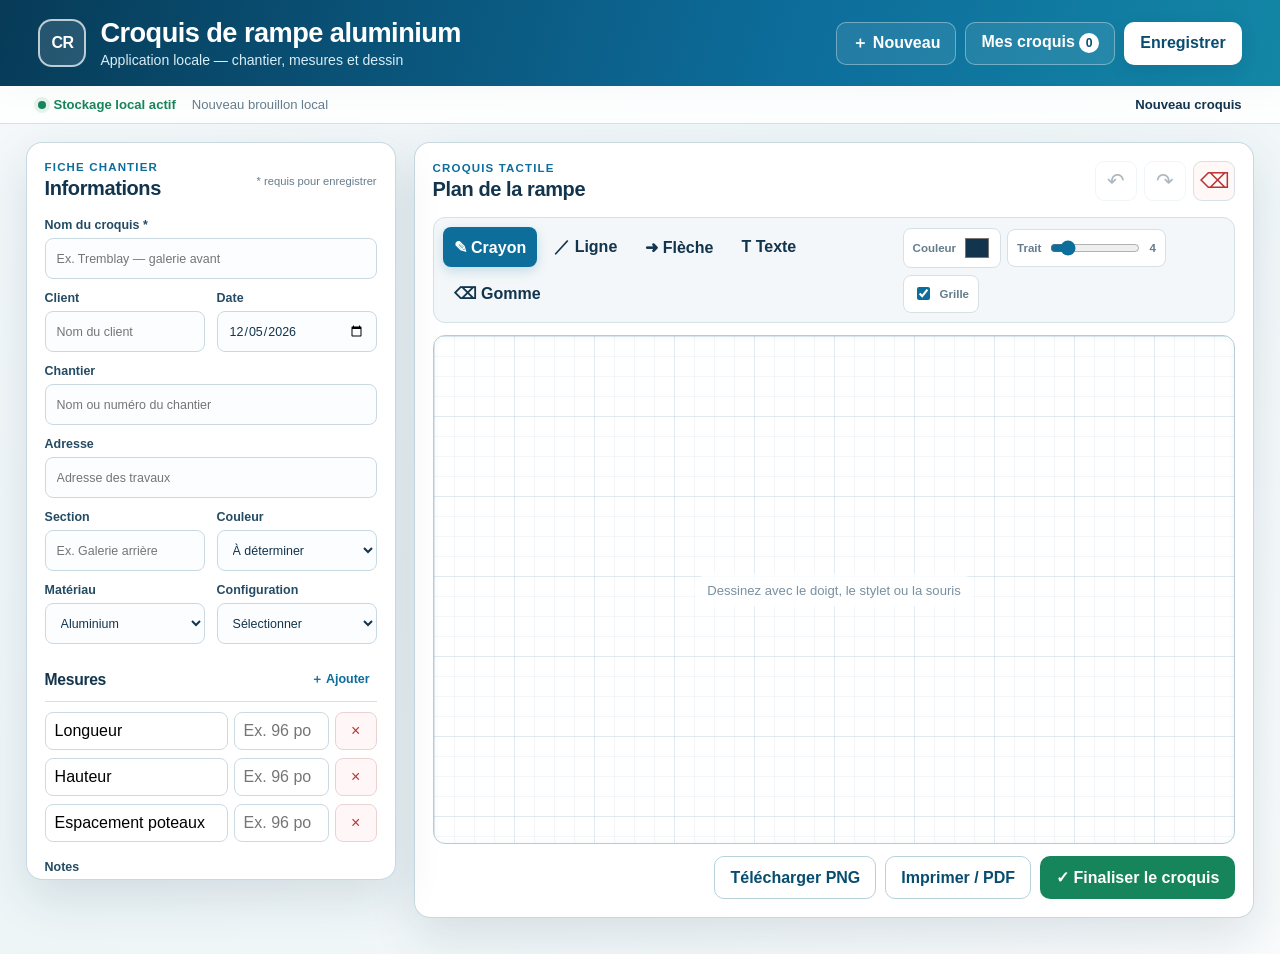
<file: index.html>
<!doctype html>
<html lang="fr-CA">
<head>
  <meta charset="utf-8">
  <meta name="viewport" content="width=device-width, initial-scale=1, viewport-fit=cover">
  <meta name="theme-color" content="#0d5b87">
  <meta name="description" content="Créer, enregistrer et rouvrir des croquis de rampes en aluminium, même hors ligne.">
  <meta name="apple-mobile-web-app-capable" content="yes">
  <meta name="apple-mobile-web-app-status-bar-style" content="default">
  <meta name="apple-mobile-web-app-title" content="Croquis rampe">
  <link rel="manifest" href="manifest.webmanifest">
  <link rel="apple-touch-icon" href="icons/icon-192.png">
  <link rel="icon" href="icons/icon-192.png">
  <link rel="stylesheet" href="styles.css">
  <title>Croquis de rampe aluminium</title>
</head>
<body>
  <a class="skip-link" href="#workspace">Aller au croquis</a>
  <header class="app-header">
    <div class="brand">
      <div class="brand-mark" aria-hidden="true">CR</div>
      <div>
        <h1>Croquis de rampe aluminium</h1>
        <p class="subtitle">Application locale — chantier, mesures et dessin</p>
      </div>
    </div>
    <div class="header-actions">
      <button id="newBtn" class="button ghost" type="button">＋ Nouveau</button>
      <button id="libraryBtn" class="button ghost" type="button">Mes croquis <span id="sketchCount" class="count-badge">0</span></button>
      <button id="saveBtn" class="button primary" type="button">Enregistrer</button>
    </div>
  </header>

  <div class="status-bar" role="status" aria-live="polite">
    <span id="storageIndicator" class="status-pill"><span class="status-dot"></span> Initialisation…</span>
    <span id="saveStatus">Brouillon local</span>
    <span id="currentSketchLabel" class="current-sketch">Nouveau croquis</span>
  </div>

  <main id="workspace" class="app-shell">
    <section id="editView" class="edit-view">
      <aside class="details-panel" aria-label="Informations du projet">
        <div class="panel-heading">
          <div>
            <p class="eyebrow">Fiche chantier</p>
            <h2>Informations</h2>
          </div>
          <span class="required-note">* requis pour enregistrer</span>
        </div>

        <div class="form-grid">
          <label class="field full">
            <span>Nom du croquis *</span>
            <input id="title" name="title" autocomplete="off" placeholder="Ex. Tremblay — galerie avant">
          </label>
          <label class="field">
            <span>Client</span>
            <input id="client" name="client" autocomplete="name" placeholder="Nom du client">
          </label>
          <label class="field">
            <span>Date</span>
            <input id="projectDate" name="projectDate" type="date">
          </label>
          <label class="field full">
            <span>Chantier</span>
            <input id="jobsite" name="jobsite" autocomplete="organization" placeholder="Nom ou numéro du chantier">
          </label>
          <label class="field full">
            <span>Adresse</span>
            <input id="address" name="address" autocomplete="street-address" placeholder="Adresse des travaux">
          </label>
          <label class="field">
            <span>Section</span>
            <input id="section" name="section" placeholder="Ex. Galerie arrière">
          </label>
          <label class="field">
            <span>Couleur</span>
            <select id="railingColor" name="railingColor">
              <option value="">À déterminer</option>
              <option>Noir</option><option>Blanc</option><option>Brun</option><option>Gris</option><option>Autre</option>
            </select>
          </label>
          <label class="field">
            <span>Matériau</span>
            <select id="material" name="material">
              <option>Aluminium</option><option>Verre et aluminium</option><option>Autre</option>
            </select>
          </label>
          <label class="field">
            <span>Configuration</span>
            <select id="configuration" name="configuration">
              <option value="">Sélectionner</option><option>Droite</option><option>En L</option><option>En U</option><option>Escalier</option><option>Sur mesure</option>
            </select>
          </label>
        </div>

        <div class="subsection-heading">
          <h3>Mesures</h3>
          <button id="addMeasurementBtn" class="text-button" type="button">＋ Ajouter</button>
        </div>
        <div id="measurements" class="measurement-list" aria-label="Liste des mesures"></div>

        <label class="field full notes-field">
          <span>Notes</span>
          <textarea id="notes" name="notes" rows="4" placeholder="Détails de pose, obstacles, accès, matériel requis…"></textarea>
        </label>
      </aside>

      <section class="drawing-panel" aria-label="Zone de dessin">
        <div class="drawing-header">
          <div>
            <p class="eyebrow">Croquis tactile</p>
            <h2>Plan de la rampe</h2>
          </div>
          <div class="drawing-actions">
            <button id="undoBtn" class="icon-button" type="button" title="Annuler" aria-label="Annuler" disabled>↶</button>
            <button id="redoBtn" class="icon-button" type="button" title="Rétablir" aria-label="Rétablir" disabled>↷</button>
            <button id="clearBtn" class="icon-button danger-soft" type="button" title="Effacer le dessin" aria-label="Effacer le dessin">⌫</button>
          </div>
        </div>

        <div class="toolbar" role="toolbar" aria-label="Outils de dessin">
          <div class="tool-group" aria-label="Type d’outil">
            <button class="tool active" data-tool="pen" type="button" aria-pressed="true">✎ <span>Crayon</span></button>
            <button class="tool" data-tool="line" type="button" aria-pressed="false">／ <span>Ligne</span></button>
            <button class="tool" data-tool="arrow" type="button" aria-pressed="false">➜ <span>Flèche</span></button>
            <button class="tool" data-tool="text" type="button" aria-pressed="false">T <span>Texte</span></button>
            <button class="tool" data-tool="eraser" type="button" aria-pressed="false">⌫ <span>Gomme</span></button>
          </div>
          <div class="tool-options">
            <label class="compact-field">Couleur <input id="strokeColor" type="color" value="#12344d" aria-label="Couleur du trait"></label>
            <label class="compact-field">Trait <input id="strokeWidth" type="range" min="2" max="18" value="4" aria-label="Épaisseur du trait"><output id="strokeWidthOutput">4</output></label>
            <label class="switch"><input id="gridToggle" type="checkbox" checked><span>Grille</span></label>
          </div>
        </div>

        <div id="canvasFrame" class="canvas-frame grid-visible">
          <canvas id="drawingCanvas" width="1200" height="760" aria-label="Surface de dessin de la rampe"></canvas>
          <p id="canvasHint" class="canvas-hint">Dessinez avec le doigt, le stylet ou la souris</p>
        </div>

        <div class="bottom-actions">
          <button id="downloadPngBtn" class="button secondary" type="button">Télécharger PNG</button>
          <button id="printBtn" class="button secondary" type="button">Imprimer / PDF</button>
          <button id="finalizeBtn" class="button success" type="button">✓ Finaliser le croquis</button>
        </div>
      </section>
    </section>

    <section id="finalView" class="final-view" hidden aria-label="Aperçu final du croquis">
      <div class="final-topbar">
        <button id="backToEditBtn" class="button ghost dark-text" type="button">← Retour au croquis</button>
        <div>
          <p class="eyebrow">Document final</p>
          <h2 id="finalTitle">Croquis de rampe</h2>
        </div>
        <div class="final-buttons">
          <button id="finalSaveBtn" class="button primary" type="button">Enregistrer</button>
          <button id="finalPrintBtn" class="button success" type="button">Imprimer / PDF</button>
        </div>
      </div>
      <article id="printSheet" class="print-sheet">
        <header class="print-header">
          <div><span class="print-logo">CR</span><strong>Croquis de rampe aluminium</strong></div>
          <div id="finalDate"></div>
        </header>
        <div id="finalDetails" class="final-details"></div>
        <div class="final-drawing"><img id="finalImage" alt="Croquis final de la rampe"></div>
        <div id="finalMeasurements" class="final-measurements"></div>
        <div id="finalNotes" class="final-notes"></div>
        <footer>Document généré localement — les données demeurent sur cet appareil.</footer>
      </article>
    </section>
  </main>

  <dialog id="libraryDialog" class="library-dialog">
    <form method="dialog" class="dialog-shell">
      <header class="dialog-header">
        <div><p class="eyebrow">Sauvegarde locale</p><h2>Mes croquis</h2></div>
        <button class="dialog-close" value="cancel" aria-label="Fermer">×</button>
      </header>
      <div class="library-tools">
        <label class="search-field"><span aria-hidden="true">⌕</span><input id="librarySearch" type="search" placeholder="Rechercher client, chantier, section…" aria-label="Rechercher dans les croquis"></label>
        <select id="librarySort" aria-label="Trier les croquis"><option value="updated-desc">Modifiés récemment</option><option value="updated-asc">Plus anciens</option><option value="title-asc">Nom A–Z</option></select>
      </div>
      <div id="libraryList" class="library-list"></div>
      <div id="emptyLibrary" class="empty-state" hidden><div class="empty-icon">▱</div><h3>Aucun croquis enregistré</h3><p>Enregistrez votre premier croquis; il apparaîtra ici.</p></div>
      <footer class="dialog-footer">
        <div>
          <button id="exportBackupBtn" class="button secondary" type="button">Exporter une sauvegarde</button>
          <button id="importBackupBtn" class="button secondary" type="button">Importer</button>
          <input id="importBackupInput" type="file" accept="application/json,.json" hidden>
        </div>
        <p id="libraryStorageNote">Stockage sur cet appareil seulement</p>
      </footer>
    </form>
  </dialog>

  <dialog id="saveDialog" class="small-dialog">
    <form id="saveForm" method="dialog" class="dialog-shell">
      <header class="dialog-header"><div><p class="eyebrow">Sauvegarde locale</p><h2>Enregistrer le croquis</h2></div><button id="cancelSaveTop" class="dialog-close" type="button" aria-label="Fermer">×</button></header>
      <div class="dialog-body">
        <label class="field full"><span>Nom du croquis *</span><input id="saveTitle" required autocomplete="off"></label>
        <p class="helper-text">Le dessin, les mesures et tous les renseignements seront conservés sur cet appareil.</p>
      </div>
      <footer class="dialog-footer end"><button id="cancelSaveBtn" class="button ghost dark-text" type="button">Annuler</button><button id="confirmSaveBtn" class="button primary" type="submit">Enregistrer</button></footer>
    </form>
  </dialog>

  <dialog id="textDialog" class="small-dialog">
    <form id="textForm" method="dialog" class="dialog-shell">
      <header class="dialog-header"><div><p class="eyebrow">Annotation</p><h2>Ajouter du texte</h2></div><button id="cancelTextTop" class="dialog-close" type="button" aria-label="Fermer">×</button></header>
      <div class="dialog-body"><label class="field full"><span>Texte</span><input id="canvasText" required maxlength="120" placeholder="Ex. 96 po"></label></div>
      <footer class="dialog-footer end"><button id="cancelTextBtn" class="button ghost dark-text" type="button">Annuler</button><button class="button primary" type="submit">Ajouter</button></footer>
    </form>
  </dialog>

  <div id="toastRegion" class="toast-region" aria-live="polite" aria-atomic="true"></div>
  <script src="storage.js" defer></script>
  <script src="app.js" defer></script>
</body>
</html>
</file>
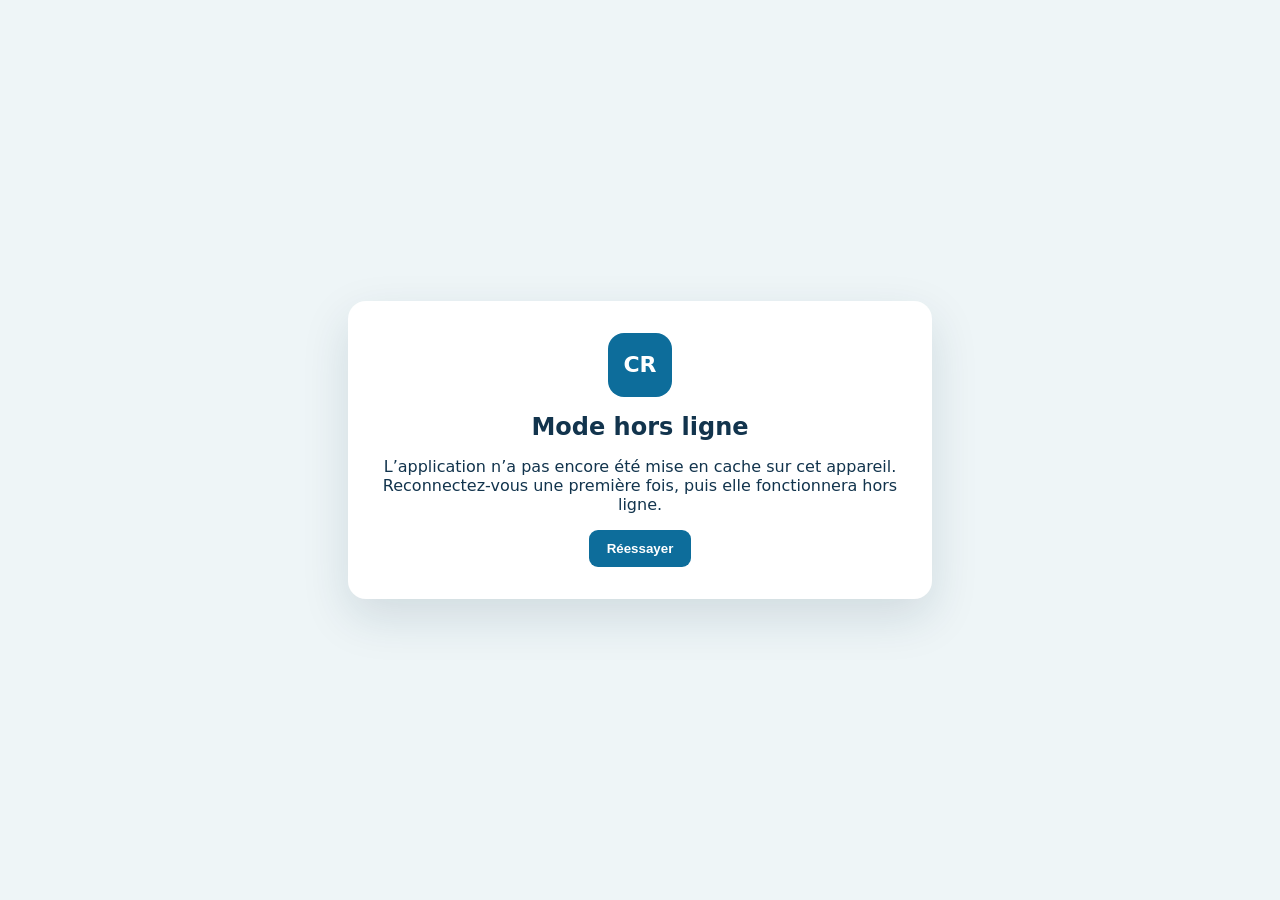
<file: offline.html>
<!doctype html><html lang="fr-CA"><head><meta charset="utf-8"><meta name="viewport" content="width=device-width,initial-scale=1"><meta name="theme-color" content="#0d5b87"><title>Mode hors ligne — Croquis de rampe</title><style>body{margin:0;min-height:100vh;display:grid;place-items:center;padding:24px;box-sizing:border-box;color:#12344d;background:#eef5f7;font:16px system-ui,sans-serif}.card{max-width:520px;padding:32px;border-radius:18px;background:#fff;box-shadow:0 18px 48px #12344d22;text-align:center}.mark{display:grid;place-items:center;width:64px;height:64px;margin:auto;border-radius:16px;color:#fff;background:#0d6d9b;font-weight:800;font-size:22px}h1{font-size:1.5rem}button{padding:11px 18px;border:0;border-radius:9px;color:#fff;background:#0d6d9b;font-weight:700}</style></head><body><main class="card"><div class="mark">CR</div><h1>Mode hors ligne</h1><p>L’application n’a pas encore été mise en cache sur cet appareil. Reconnectez-vous une première fois, puis elle fonctionnera hors ligne.</p><button onclick="location.reload()">Réessayer</button></main></body></html>
</file>
<file: styles.css>
:root {
  --ink: #12344d;
  --ink-2: #244b64;
  --muted: #657c8c;
  --primary: #0d6d9b;
  --primary-dark: #084d70;
  --primary-soft: #e9f5fa;
  --success: #16855b;
  --danger: #b73535;
  --warm: #f39a3b;
  --paper: #ffffff;
  --surface: #f3f7f9;
  --line: #d5e1e7;
  --shadow: 0 18px 48px rgba(14, 48, 70, .12);
  --radius: 16px;
  color-scheme: light;
  font-family: Inter, ui-sans-serif, -apple-system, BlinkMacSystemFont, "Segoe UI", sans-serif;
}
* { box-sizing: border-box; }
[hidden] { display: none !important; }
html { min-height: 100%; background: var(--surface); }
body { min-height: 100vh; margin: 0; color: var(--ink); background: linear-gradient(135deg, #f4f8fa 0%, #edf5f7 45%, #f9fbfc 100%); }
button, input, select, textarea { font: inherit; }
button { touch-action: manipulation; }
button:focus-visible, input:focus-visible, select:focus-visible, textarea:focus-visible { outline: 3px solid rgba(13, 109, 155, .25); outline-offset: 2px; }
.skip-link { position: fixed; top: 8px; left: 8px; z-index: 100; transform: translateY(-150%); padding: 10px 14px; border-radius: 8px; color: #fff; background: var(--primary-dark); }
.skip-link:focus { transform: none; }

.app-header { min-height: 86px; padding: 16px clamp(18px, 3vw, 42px); display: flex; align-items: center; justify-content: space-between; gap: 24px; color: #fff; background: linear-gradient(105deg, #073b58, #0d6d9b 62%, #1386a5); box-shadow: 0 6px 24px rgba(5, 44, 68, .2); }
.brand { display: flex; align-items: center; gap: 14px; }
.brand-mark, .print-logo { display: inline-grid; place-items: center; width: 48px; height: 48px; border: 2px solid rgba(255,255,255,.7); border-radius: 14px; background: rgba(255,255,255,.12); font-weight: 850; letter-spacing: -.04em; }
.brand h1 { margin: 0; font-size: clamp(1.22rem, 2.2vw, 1.7rem); line-height: 1.1; letter-spacing: -.02em; }
.subtitle { margin: 5px 0 0; color: #d9edf5; font-size: .88rem; }
.header-actions { display: flex; flex-wrap: wrap; justify-content: flex-end; gap: 9px; }
.button { min-height: 43px; padding: 9px 15px; border: 1px solid transparent; border-radius: 10px; font-weight: 720; cursor: pointer; transition: transform .12s, background .15s, border-color .15s, box-shadow .15s; }
.button:hover { transform: translateY(-1px); }
.button.primary { color: #fff; background: var(--primary); box-shadow: 0 5px 16px rgba(5, 70, 106, .18); }
.app-header .button.primary { color: var(--primary-dark); background: #fff; }
.button.ghost { color: #fff; border-color: rgba(255,255,255,.35); background: rgba(255,255,255,.09); }
.button.ghost:hover { background: rgba(255,255,255,.17); }
.button.secondary { color: var(--primary-dark); border-color: #b8d1dc; background: #fff; }
.button.success { color: #fff; background: var(--success); }
.dark-text { color: var(--ink) !important; border-color: var(--line) !important; background: #fff !important; }
.count-badge { display: inline-grid; min-width: 20px; height: 20px; place-items: center; padding: 0 5px; border-radius: 999px; color: var(--primary-dark); background: #fff; font-size: .76rem; }

.status-bar { min-height: 38px; padding: 7px clamp(18px, 3vw, 42px); display: flex; align-items: center; gap: 16px; border-bottom: 1px solid var(--line); color: var(--muted); background: rgba(255,255,255,.88); font-size: .82rem; }
.status-pill { display: inline-flex; align-items: center; gap: 7px; color: var(--success); font-weight: 700; }
.status-dot { width: 8px; height: 8px; border-radius: 50%; background: currentColor; box-shadow: 0 0 0 4px rgba(22, 133, 91, .1); }
.status-pill.warning { color: #976319; }
.current-sketch { margin-left: auto; color: var(--ink); font-weight: 700; overflow: hidden; text-overflow: ellipsis; white-space: nowrap; }

.app-shell { width: min(1780px, 100%); margin: 0 auto; padding: 18px clamp(12px, 2vw, 28px) 36px; }
.edit-view { display: grid; grid-template-columns: minmax(290px, 370px) minmax(0, 1fr); gap: 18px; align-items: start; }
.details-panel, .drawing-panel { border: 1px solid rgba(190, 210, 220, .85); border-radius: var(--radius); background: rgba(255,255,255,.96); box-shadow: var(--shadow); }
.details-panel { max-height: calc(100vh - 162px); padding: 18px; overflow: auto; position: sticky; top: 12px; }
.drawing-panel { padding: 18px; }
.panel-heading, .drawing-header, .subsection-heading { display: flex; align-items: center; justify-content: space-between; gap: 14px; }
h2, h3 { margin: 0; letter-spacing: -.02em; }
h2 { font-size: 1.25rem; }
h3 { font-size: .98rem; }
.eyebrow { margin: 0 0 4px; color: var(--primary); font-size: .72rem; font-weight: 850; letter-spacing: .1em; text-transform: uppercase; }
.required-note { color: var(--muted); font-size: .7rem; text-align: right; }
.form-grid { display: grid; grid-template-columns: 1fr 1fr; gap: 12px; margin-top: 18px; }
.field { display: flex; flex-direction: column; gap: 6px; color: var(--ink-2); font-size: .78rem; font-weight: 720; }
.field.full { grid-column: 1 / -1; }
.field input, .field select, .field textarea, .search-field input, .library-tools select { width: 100%; min-height: 41px; padding: 9px 11px; border: 1px solid #c9d9e1; border-radius: 8px; color: var(--ink); background: #fbfdfe; font-weight: 500; }
.field textarea { resize: vertical; line-height: 1.45; }
.field input:focus, .field select:focus, .field textarea:focus { border-color: var(--primary); background: #fff; }
.subsection-heading { margin: 22px 0 10px; padding-bottom: 8px; border-bottom: 1px solid var(--line); }
.text-button { padding: 5px 7px; border: 0; color: var(--primary); background: transparent; font-size: .78rem; font-weight: 800; cursor: pointer; }
.measurement-list { display: grid; gap: 8px; }
.measurement-row { display: grid; grid-template-columns: minmax(90px, 1fr) 95px 42px; gap: 6px; }
.measurement-row input { min-width: 0; height: 38px; padding: 7px 9px; border: 1px solid #cbd9e0; border-radius: 8px; }
.remove-measurement { border: 1px solid #ead2d2; border-radius: 8px; color: var(--danger); background: #fff7f7; cursor: pointer; }
.notes-field { margin-top: 18px; }

.drawing-actions { display: flex; gap: 7px; }
.icon-button { width: 42px; height: 40px; border: 1px solid var(--line); border-radius: 9px; color: var(--ink); background: #fff; font-size: 1.3rem; cursor: pointer; }
.icon-button:disabled { opacity: .35; cursor: not-allowed; }
.danger-soft { color: var(--danger); background: #fff8f7; }
.toolbar { margin: 16px 0 12px; padding: 9px; display: flex; justify-content: space-between; gap: 12px; border: 1px solid var(--line); border-radius: 12px; background: var(--surface); }
.tool-group, .tool-options { display: flex; flex-wrap: wrap; align-items: center; gap: 6px; }
.tool { min-height: 40px; padding: 7px 10px; border: 1px solid transparent; border-radius: 8px; color: var(--ink); background: transparent; font-weight: 700; cursor: pointer; }
.tool:hover { background: #fff; }
.tool.active { color: #fff; background: var(--primary); box-shadow: 0 4px 12px rgba(13, 109, 155, .2); }
.compact-field, .switch { min-height: 38px; padding: 5px 9px; display: flex; align-items: center; gap: 7px; border: 1px solid var(--line); border-radius: 8px; background: #fff; color: var(--muted); font-size: .72rem; font-weight: 750; }
.compact-field input[type=color] { width: 28px; height: 28px; padding: 0; border: 0; background: transparent; }
.compact-field input[type=range] { width: 90px; accent-color: var(--primary); }
.switch input { accent-color: var(--primary); }
.canvas-frame { position: relative; width: 100%; overflow: hidden; border: 1px solid #b8cbd4; border-radius: 12px; background-color: #fff; box-shadow: inset 0 1px 6px rgba(26, 61, 82, .06); }
.canvas-frame.grid-visible { background-image: linear-gradient(rgba(60, 125, 154, .1) 1px, transparent 1px), linear-gradient(90deg, rgba(60, 125, 154, .1) 1px, transparent 1px), linear-gradient(rgba(60, 125, 154, .06) 1px, transparent 1px), linear-gradient(90deg, rgba(60, 125, 154, .06) 1px, transparent 1px); background-size: 80px 80px, 80px 80px, 20px 20px, 20px 20px; }
#drawingCanvas { display: block; width: 100%; height: auto; aspect-ratio: 1200 / 760; cursor: crosshair; touch-action: none; }
.canvas-hint { position: absolute; inset: 50% auto auto 50%; transform: translate(-50%, -50%); margin: 0; padding: 9px 13px; border-radius: 999px; color: #78909f; background: rgba(255,255,255,.8); pointer-events: none; font-size: .82rem; }
.canvas-frame.has-drawing .canvas-hint { display: none; }
.bottom-actions { display: flex; justify-content: flex-end; gap: 9px; flex-wrap: wrap; margin-top: 12px; }

.final-view { max-width: 1180px; margin: 0 auto; }
.final-topbar { display: grid; grid-template-columns: 1fr auto 1fr; align-items: center; gap: 16px; margin-bottom: 16px; }
.final-topbar > div:nth-child(2) { text-align: center; }
.final-buttons { display: flex; justify-content: flex-end; gap: 8px; }
.print-sheet { padding: 36px; border: 1px solid var(--line); border-radius: 12px; background: #fff; box-shadow: var(--shadow); }
.print-header { display: flex; justify-content: space-between; align-items: center; padding-bottom: 16px; border-bottom: 3px solid var(--primary); }
.print-header > div:first-child { display: flex; align-items: center; gap: 12px; font-size: 1.15rem; }
.print-logo { width: 40px; height: 40px; color: #fff; border: 0; border-radius: 9px; background: var(--primary); }
.final-details { display: grid; grid-template-columns: repeat(4, 1fr); gap: 10px; margin: 18px 0; }
.detail-cell { min-height: 55px; padding: 9px 11px; border: 1px solid var(--line); border-radius: 8px; }
.detail-cell span { display: block; margin-bottom: 4px; color: var(--muted); font-size: .67rem; font-weight: 800; text-transform: uppercase; }
.final-drawing { display: grid; place-items: center; min-height: 420px; border: 1px solid #aebfc7; background-image: linear-gradient(rgba(60,125,154,.07) 1px, transparent 1px), linear-gradient(90deg, rgba(60,125,154,.07) 1px, transparent 1px); background-size: 20px 20px; }
.final-drawing img { display: block; max-width: 100%; max-height: 600px; }
.final-measurements { display: flex; flex-wrap: wrap; gap: 8px; margin-top: 15px; }
.measure-chip { padding: 7px 10px; border-radius: 7px; color: var(--ink); background: var(--primary-soft); font-size: .82rem; }
.final-notes { margin-top: 14px; padding: 12px; border-left: 4px solid var(--warm); background: #fffaf3; white-space: pre-wrap; }
.print-sheet footer { margin-top: 22px; padding-top: 10px; border-top: 1px solid var(--line); color: var(--muted); font-size: .72rem; text-align: center; }

::backdrop { background: rgba(5, 31, 47, .58); backdrop-filter: blur(4px); }
dialog { border: 0; padding: 0; color: var(--ink); background: transparent; }
.library-dialog { width: min(920px, calc(100% - 24px)); max-height: min(780px, calc(100vh - 24px)); }
.small-dialog { width: min(500px, calc(100% - 24px)); }
.dialog-shell { display: flex; flex-direction: column; max-height: inherit; border-radius: 17px; overflow: hidden; background: #fff; box-shadow: 0 28px 80px rgba(4, 31, 47, .3); }
.dialog-header { padding: 18px 22px; display: flex; align-items: center; justify-content: space-between; border-bottom: 1px solid var(--line); }
.dialog-close { width: 38px; height: 38px; border: 0; border-radius: 50%; color: var(--muted); background: var(--surface); font-size: 1.6rem; cursor: pointer; }
.library-tools { padding: 14px 22px; display: grid; grid-template-columns: 1fr auto; gap: 10px; background: var(--surface); }
.search-field { display: flex; align-items: center; gap: 7px; padding-left: 10px; border: 1px solid var(--line); border-radius: 9px; background: #fff; }
.search-field input { border: 0; background: transparent; }
.library-tools select { min-width: 175px; }
.library-list { min-height: 160px; padding: 15px 22px 22px; display: grid; gap: 10px; overflow: auto; }
.sketch-card { display: grid; grid-template-columns: 126px 1fr auto; gap: 14px; align-items: center; padding: 11px; border: 1px solid var(--line); border-radius: 12px; background: #fff; transition: border-color .15s, box-shadow .15s; }
.sketch-card:hover { border-color: #8eb7c8; box-shadow: 0 5px 18px rgba(18, 52, 77, .08); }
.sketch-thumbnail { width: 126px; height: 80px; object-fit: contain; border: 1px solid var(--line); border-radius: 7px; background: #fafcfd; }
.sketch-info { min-width: 0; }
.sketch-info h3 { margin-bottom: 5px; overflow: hidden; text-overflow: ellipsis; white-space: nowrap; }
.sketch-meta { display: flex; flex-wrap: wrap; gap: 5px 12px; color: var(--muted); font-size: .76rem; }
.sketch-actions { display: flex; gap: 6px; }
.card-button { min-height: 36px; padding: 7px 10px; border: 1px solid var(--line); border-radius: 8px; color: var(--primary-dark); background: #fff; font-size: .78rem; font-weight: 750; cursor: pointer; }
.card-button.open { color: #fff; border-color: var(--primary); background: var(--primary); }
.card-button.delete { color: var(--danger); }
.empty-state { padding: 50px 20px; color: var(--muted); text-align: center; }
.empty-state h3 { color: var(--ink); }
.empty-icon { font-size: 3rem; }
.dialog-body { padding: 22px; }
.helper-text { margin: 15px 0 0; color: var(--muted); font-size: .8rem; line-height: 1.5; }
.dialog-footer { padding: 13px 22px; display: flex; align-items: center; justify-content: space-between; gap: 14px; border-top: 1px solid var(--line); background: #fafcfd; }
.dialog-footer > div { display: flex; gap: 8px; }
.dialog-footer p { margin: 0; color: var(--muted); font-size: .74rem; }
.dialog-footer.end { justify-content: flex-end; }
.toast-region { position: fixed; right: 18px; bottom: 18px; z-index: 200; display: grid; gap: 8px; pointer-events: none; }
.toast { max-width: 390px; padding: 12px 16px; border-left: 4px solid #6ea3ba; border-radius: 9px; color: #fff; background: #173e55; box-shadow: 0 12px 32px rgba(5, 31, 47, .25); animation: toast-in .2s ease-out; }
.toast.success { border-color: #4ed29e; }
.toast.error { border-color: #ff7b70; }
@keyframes toast-in { from { transform: translateY(12px); opacity: 0; } }

@media (max-width: 1050px) {
  .app-header { align-items: flex-start; }
  .header-actions { max-width: 370px; }
  .edit-view { grid-template-columns: 1fr; }
  .details-panel { max-height: none; position: static; }
  .form-grid { grid-template-columns: repeat(4, 1fr); }
  .field.full { grid-column: span 2; }
  .toolbar { flex-direction: column; }
}
@media (max-width: 760px) {
  .app-header { display: block; }
  .header-actions { max-width: none; margin-top: 14px; justify-content: stretch; }
  .header-actions .button { flex: 1; }
  .subtitle { display: none; }
  .status-bar { gap: 8px; }
  #saveStatus { display: none; }
  .current-sketch { max-width: 45%; }
  .app-shell { padding-top: 10px; }
  .details-panel, .drawing-panel { border-radius: 12px; padding: 14px; }
  .form-grid { grid-template-columns: 1fr 1fr; }
  .field.full { grid-column: 1 / -1; }
  .tool span { display: none; }
  .tool { min-width: 42px; font-size: 1.05rem; }
  .tool-group { justify-content: center; }
  .tool-options { justify-content: center; }
  .bottom-actions .button { flex: 1; }
  .final-topbar { grid-template-columns: 1fr; }
  .final-topbar > div:nth-child(2) { order: -1; }
  .final-buttons { justify-content: stretch; }
  .final-buttons .button { flex: 1; }
  .print-sheet { padding: 18px; }
  .final-details { grid-template-columns: 1fr 1fr; }
  .library-tools { grid-template-columns: 1fr; }
  .sketch-card { grid-template-columns: 90px 1fr; }
  .sketch-thumbnail { width: 90px; height: 70px; }
  .sketch-actions { grid-column: 1 / -1; }
  .sketch-actions .card-button { flex: 1; }
  .dialog-footer { align-items: stretch; flex-direction: column; }
  .dialog-footer > div { display: grid; grid-template-columns: 1fr 1fr; }
}
@media (max-width: 480px) {
  .brand-mark { width: 40px; height: 40px; }
  .header-actions { display: grid; grid-template-columns: 1fr 1fr; }
  .header-actions #saveBtn { grid-column: 1 / -1; }
  .form-grid { grid-template-columns: 1fr; }
  .field.full { grid-column: auto; }
  .compact-field { padding: 4px 6px; }
  .compact-field input[type=range] { width: 68px; }
  .bottom-actions { display: grid; grid-template-columns: 1fr 1fr; }
  .bottom-actions #finalizeBtn { grid-column: 1 / -1; }
  .final-details { grid-template-columns: 1fr; }
  .measurement-row { grid-template-columns: minmax(80px, 1fr) 82px 38px; }
}

@media print {
  @page { size: letter landscape; margin: 10mm; }
  body { background: #fff; }
  .app-header, .status-bar, #editView, .final-topbar, .toast-region { display: none !important; }
  .app-shell { margin: 0; padding: 0; }
  #finalView { display: block !important; }
  .print-sheet { padding: 0; border: 0; box-shadow: none; }
  .final-drawing { min-height: 360px; break-inside: avoid; }
  .print-sheet footer { color: #555; }
}
</file>
